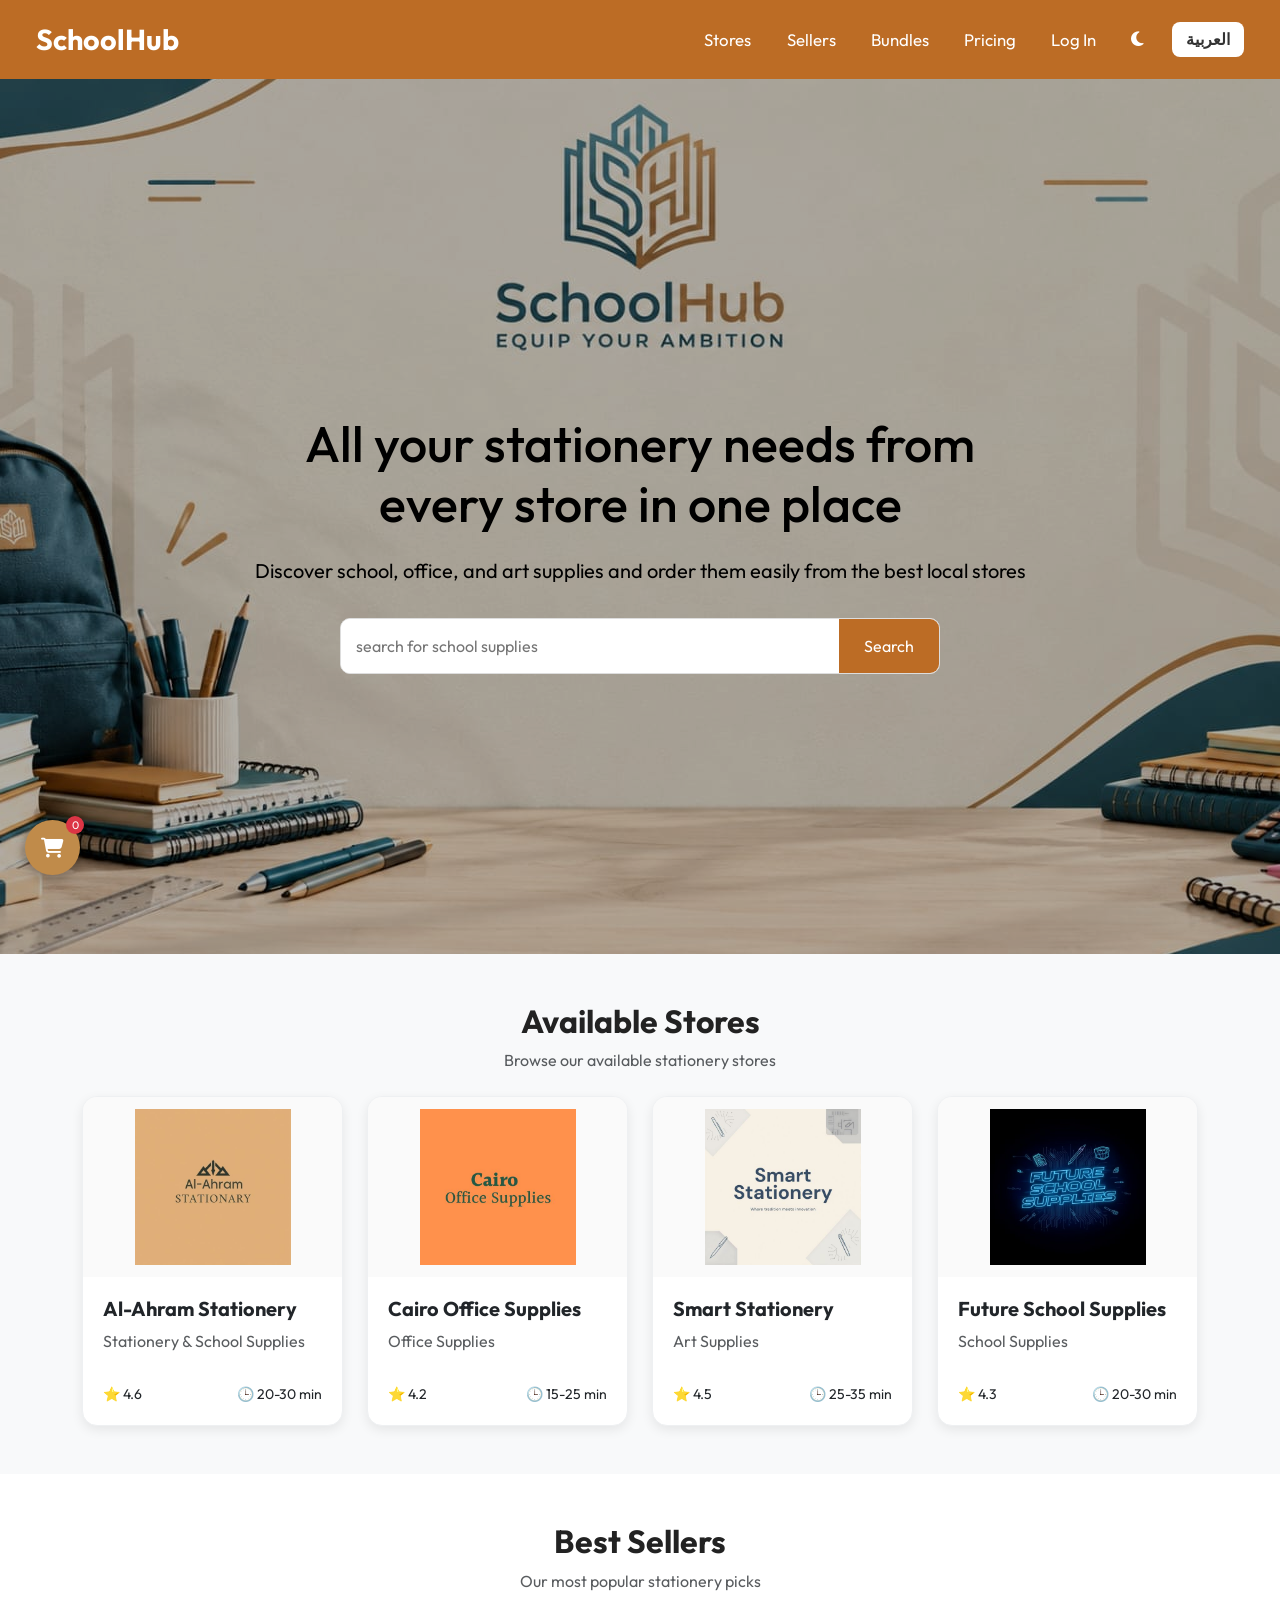
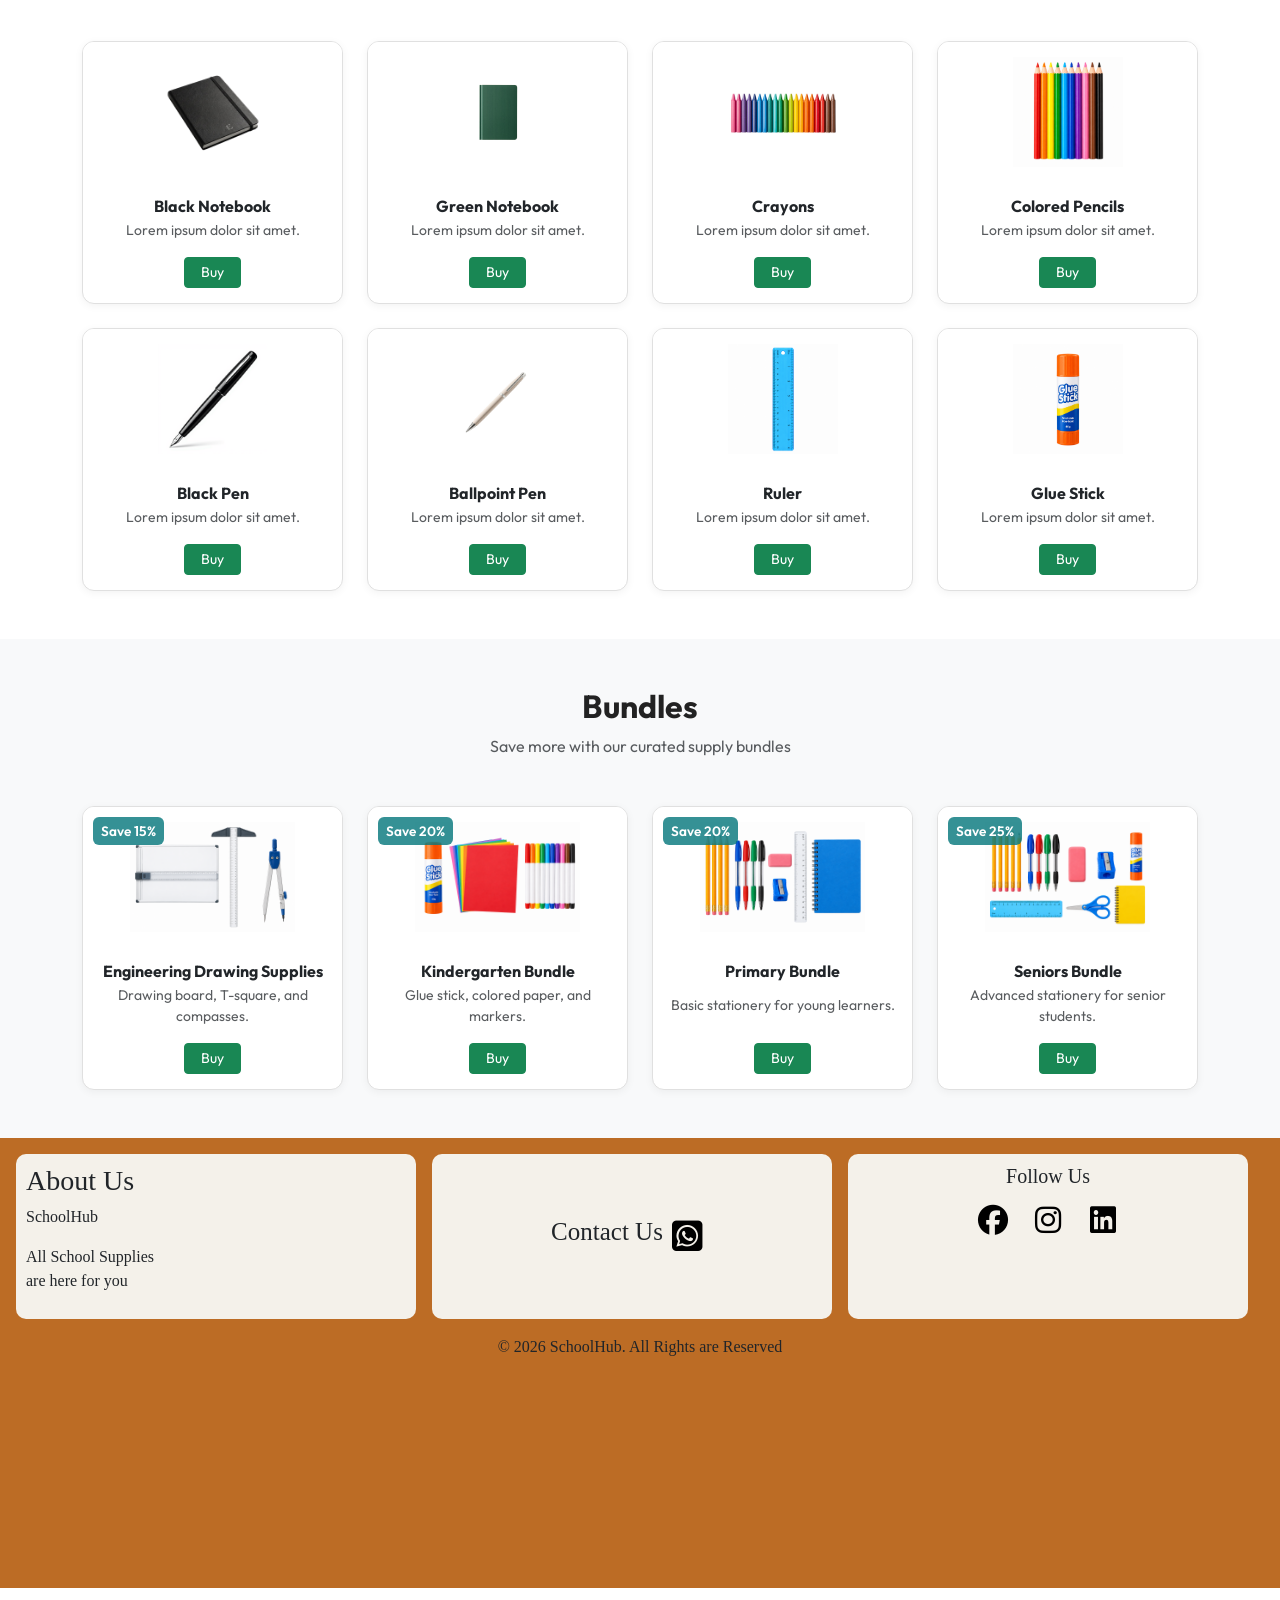
<file: index.html>
<!DOCTYPE html>
<html lang="en">
<head>
  <meta charset="UTF-8">
  <meta name="viewport" content="width=device-width, initial-scale=1.0">
  <link rel="stylesheet" href="https://cdnjs.cloudflare.com/ajax/libs/font-awesome/6.4.2/css/all.min.css" integrity="sha512-z3gLpd7yknf1YoNbCzqRKc4qyor8gaKU1qmn+CShxbuBusANI9QpRohGBreCFkKxLhei6S9CQXFEbbKuqLg0DA==" crossorigin="anonymous" referrerpolicy="no-referrer" />
  <link href="https://cdn.jsdelivr.net/npm/bootstrap@5.3.8/dist/css/bootstrap.min.css" rel="stylesheet" integrity="sha384-sRIl4kxILFvY47J16cr9ZwB07vP4J8+LH7qKQnuqkuIAvNWLzeN8tE5YBujZqJLB" crossorigin="anonymous">
  <link rel="stylesheet" href="style.css">
  <link rel="stylesheet" href="css/Al-Ahrm.css">
  <link rel="stylesheet" href="css/product.css">
  <title>SchoolHub </title>
</head>
<body data-bs-spy="scroll" data-bs-target=".navbar" data-bs-offset="80" tabindex="0" id="main">

  <!-- =====================================================
      NAVBAR SECTION
      Sticky top navigation with logo and nav links
===================================================== -->

  <!--start Navigation Bar -->
    <nav class="navbar navbar-expand-lg fixed-top">

  <div class="container-fluid">
    <a class="navbar-brand" href="#hero-section">SchoolHub</a>
    <button class="navbar-toggler" type="button" data-bs-toggle="collapse" data-bs-target="#navbarNavAltMarkup" aria-controls="navbarNavAltMarkup" aria-expanded="false" aria-label="Toggle navigation">
    <span class="navbar-toggler-icon"></span>
    </button>
    <div class=" collapse navbar-collapse" id="navbarNavAltMarkup">
      <div class="navbar-nav ms-auto">
        <a class="nav-link active" aria-current="page" href="#stores-section" data-en="Stores" data-ar="المحلات">Stores</a>
        <a class="nav-link" href="#best-sellers" data-en="Sellers" data-ar="الأكثر مبيعًا">Sellers</a>
        <a class="nav-link" href="#bundles-section" data-en="Bundles" data-ar="حزم">Bundles</a>
        <a class="nav-link" href="#pricing" data-en="Pricing" data-ar="الأسعار">Pricing</a>
        <a class="nav-link" target="_self" data-en="Log In" data-ar="تسجيل الدخول" href="form.html">Log In</a>
        <button id="themeBtn" class="nav-link" class="theme-btn"><i class="fa-solid fa-moon"></i></button>
       <button id="lang-toggle" class="theme-btn" data-en="العربية" data-ar="English">العربية</button>

        <!-- <button id="themeBtn" class="theme-btn">Dark</button>
       <button id="lang-toggle" class="theme-btn" data-en="العربية" data-ar="English">العربية</button> -->
      </div>
    

    </div>
  </div>
</nav>

<!-- End Navigation Bar -->

<!-- ===================== END NAVBAR SECTION ===================== -->


<!-- =====================================================
      HERO SECTION
      Top banner with heading, subtext, background image, and search box
===================================================== -->

 <!-- section part -->
<section class="hero-section" id="hero-section">
    <div class="hero-content">
        <h1 data-en="All your stationery needs from every store in one place" data-ar="كل احتياجاتك المكتبية من كل المحلات في مكان واحد">All your stationery needs from every store in one place</h1>
<p data-en="Discover school, office, and art supplies and order them easily from the best local stores" data-ar="اكتشف الأدوات المدرسية والمكتبية والفنية واطلبها بسهولة من أفضل المحلات">Discover school, office, and art supplies and order them easily from the best local stores</p>
        <!-- search part -->
        <div class="search-box">
          <!-- button part -->
             <button id="searchBtn" data-en="Search" data-ar="بحث">Search</button>
             <input type="text" id="searchInput" placeholder="search for school supplies" data-en-placeholder="search for school supplies" data-ar-placeholder="ابحث عن منتج او محل">
        </div>
    </div>
</section>  

<!-- ===================== END HERO SECTION ===================== -->


<!-- =====================================================
      STORES SECTION
    
===================================================== -->
<!-- Stores Section -->
<section class="stores-section py-5" id="stores-section">
    <div class="container">

        <div class="text-center mb-4">
            <h2 data-en="Available Stores" data-ar="المحلات المتاحة">Available Stores</h2>
            <p class="text-muted" data-en="Browse our available stationery stores" data-ar="تصفح المحلات المتاحة لدينا">
                Browse our available stationery stores
            </p>
        </div>

        <div class="row g-4">

            <!-- Store 1 -->
            <div class="col-md-6 col-lg-3">
                <div class="card store-card h-100">
<a href="./html/Al-Ahram.html" >
                    <img src="images/stores/alahram.jpg" class="card-img-top store-img" alt="Al-Ahram Stationery">
</a>
                    <div class="card-body">
                        <h5 class="card-title" data-en="Al-Ahram Stationery" data-ar="مكتبة الأهرام">
                            Al-Ahram Stationery
                        </h5>

                        <p class="text-muted" data-en="Stationery & School Supplies" data-ar="أدوات مكتبية ومستلزمات مدرسية">
                            Stationery & School Supplies
                        </p>

                        <div class="store-info">
                            <span>⭐ 4.6</span>
                            <span data-en="20-30 min" data-ar="20-30 دقيقة">🕒 20-30 min</span>
                        </div>
                    </div>

                </div>
            </div>

            <!-- Store 2 -->
            <div class="col-md-6 col-lg-3">
                <div class="card store-card h-100">
<a href="./html/CairoOfficeSupplies.html">
                    <img src="images/stores/cairooffice.jpg" class="card-img-top store-img" alt="Cairo Office Supplies">
</a>
                    <div class="card-body">
                        <h5 class="card-title" data-en="Cairo Office Supplies" data-ar="مستلزمات القاهرة المكتبية">
                            Cairo Office Supplies
                        </h5>

                        <p class="text-muted" data-en="Office Supplies" data-ar="أدوات مكتبية">
                            Office Supplies
                        </p>

                        <div class="store-info">
                            <span>⭐ 4.2</span>
                            <span data-en="15-25 min" data-ar="15-25 دقيقة">🕒 15-25 min</span>
                        </div>
                    </div>

                </div>
            </div>

            <!-- Store 3 -->
            <div class="col-md-6 col-lg-3">
                <div class="card store-card h-100">
<a href="./html/SmartStationery.html">
                    <img src="images/stores/smart.jpg" class="card-img-top store-img" alt="Smart Stationery">
</a>
                    <div class="card-body">
                        <h5 class="card-title" data-en="Smart Stationery" data-ar="سمارت للقرطاسية">
                            Smart Stationery
                        </h5>

                        <p class="text-muted" data-en="Art Supplies" data-ar="أدوات فنية">
                            Art Supplies
                        </p>

                        <div class="store-info">
                            <span>⭐ 4.5</span>
                            <span data-en="25-35 min" data-ar="25-35 دقيقة">🕒 25-35 min</span>
                        </div>
                    </div>

                </div>
            </div>

            <!-- Store 4 -->
            <div class="col-md-6 col-lg-3">
                <div class="card store-card h-100">
<a href="./html/FutureSchoolSupplies.html">
                    <img src="images/stores/future.jpg" class="card-img-top store-img" alt="Future School Supplies">
</a>
                    <div class="card-body">
                        <h5 class="card-title" data-en="Future School Supplies" data-ar="مستلزمات المستقبل المدرسية">
                            Future School Supplies
                        </h5>

                        <p class="text-muted" data-en="School Supplies" data-ar="مستلزمات مدرسية">
                            School Supplies
                        </p>

                        <div class="store-info">
                            <span>⭐ 4.3</span>
                            <span data-en="20-30 min" data-ar="20-30 دقيقة">🕒 20-30 min</span>
                        </div>
                    </div>

                </div>
            </div>

        </div>
    </div>
</section>
  
<!-- ===================== END STORES SECTION ===================== -->


<!-- =====================================================
      PRODUCTS SECTION
      "Best Sellers" catalog grid (notebooks, colors, pens, etc.)
      with card layout, image, title, description, and buy button
===================================================== -->
<section class="best-sellers py-5" id="best-sellers">
  <div class="container">

    <div class="text-center mb-5">
      <h2 data-en="Best Sellers" data-ar="الأكثر مبيعًا">Best Sellers</h2>
      <p class="text-muted" data-en="Our most popular stationery picks" data-ar="أكثر منتجاتنا المكتبية شيوعًا">Our most popular stationery picks</p>
    </div>

    <div class="row g-4">

      <div class="col-6 col-md-4 col-lg-3">
        <div class="card product-card h-100">
          <div class="product-img-wrapper">
            <img src="images/products/black.jpg" alt="Black Notebook">
          </div>
          <div class="card-body text-center d-flex flex-column align-items-center justify-content-between">
            <h5 class="card-title" data-en="Black Notebook" data-ar="دفتر أسود">Black Notebook</h5>
            <p class="card-text text-muted small" data-en="Lorem ipsum dolor sit amet." data-ar="لوريم إيبسوم دولار سيت أميت.">Lorem ipsum dolor sit amet.</p>
            <button class="btn btn-success btn-sm px-3" data-en="Buy" data-ar="اشتري">Buy</button>
          </div>
        </div>
      </div>

      <div class="col-6 col-md-4 col-lg-3">
        <div class="card product-card h-100">
          <div class="product-img-wrapper">
            <img src="images/products/green.jpg" alt="Green Notebook">
          </div>
          <div class="card-body text-center d-flex flex-column align-items-center justify-content-between">
            <h5 class="card-title" data-en="Green Notebook" data-ar="دفتر أخضر">Green Notebook</h5>
            <p class="card-text text-muted small" data-en="Lorem ipsum dolor sit amet." data-ar="لوريم إيبسوم دولار سيت أميت.">Lorem ipsum dolor sit amet.</p>
            <button class="btn btn-success btn-sm px-3" data-en="Buy" data-ar="اشتري">Buy</button>
          </div>
        </div>
      </div>

      <div class="col-6 col-md-4 col-lg-3">
        <div class="card product-card h-100">
          <div class="product-img-wrapper">
            <img src="images/products/crayons.jpg" alt="Crayons">
          </div>
          <div class="card-body text-center d-flex flex-column align-items-center justify-content-between">
            <h5 class="card-title" data-en="Crayons" data-ar="ألوان شمع">Crayons</h5>
            <p class="card-text text-muted small" data-en="Lorem ipsum dolor sit amet." data-ar="لوريم إيبسوم دولار سيت أميت.">Lorem ipsum dolor sit amet.</p>
            <button class="btn btn-success btn-sm px-3" data-en="Buy" data-ar="اشتري">Buy</button>
          </div>
        </div>
      </div>

      <div class="col-6 col-md-4 col-lg-3">
        <div class="card product-card h-100">
          <div class="product-img-wrapper">
            <img src="images/products/colors.png" alt="Colored Pencils">
          </div>
          <div class="card-body text-center d-flex flex-column align-items-center justify-content-between">
            <h5 class="card-title" data-en="Colored Pencils" data-ar="أقلام رصاص ملونة">Colored Pencils</h5>
            <p class="card-text text-muted small" data-en="Lorem ipsum dolor sit amet." data-ar="لوريم إيبسوم دولار سيت أميت.">Lorem ipsum dolor sit amet.</p>
            <button class="btn btn-success btn-sm px-3" data-en="Buy" data-ar="اشتري">Buy</button>
          </div>
        </div>
      </div>

      <div class="col-6 col-md-4 col-lg-3">
        <div class="card product-card h-100">
          <div class="product-img-wrapper">
            <img src="images/products/blackpen.png" alt="Black Pen">
          </div>
          <div class="card-body text-center d-flex flex-column align-items-center justify-content-between">
            <h5 class="card-title" data-en="Black Pen" data-ar="قلم أسود">Black Pen</h5>
            <p class="card-text text-muted small" data-en="Lorem ipsum dolor sit amet." data-ar="لوريم إيبسوم دولار سيت أميت.">Lorem ipsum dolor sit amet.</p>
            <button class="btn btn-success btn-sm px-3" data-en="Buy" data-ar="اشتري">Buy</button>
          </div>
        </div>
      </div>

      <div class="col-6 col-md-4 col-lg-3">
        <div class="card product-card h-100">
          <div class="product-img-wrapper">
            <img src="images/products/light.jpg" alt="Ballpoint Pen">
          </div>
          <div class="card-body text-center d-flex flex-column align-items-center justify-content-between">
            <h5 class="card-title" data-en="Ballpoint Pen" data-ar="قلم حبر جاف">Ballpoint Pen</h5>
            <p class="card-text text-muted small" data-en="Lorem ipsum dolor sit amet." data-ar="لوريم إيبسوم دولار سيت أميت.">Lorem ipsum dolor sit amet.</p>
            <button class="btn btn-success btn-sm px-3" data-en="Buy" data-ar="اشتري">Buy</button>
          </div>
        </div>
      </div>

      <div class="col-6 col-md-4 col-lg-3">
        <div class="card product-card h-100">
          <div class="product-img-wrapper">
            <img src="images/products/ruler.png" alt="Ruler">
          </div>
          <div class="card-body text-center d-flex flex-column align-items-center justify-content-between">
            <h5 class="card-title" data-en="Ruler" data-ar="مسطرة">Ruler</h5>
            <p class="card-text text-muted small" data-en="Lorem ipsum dolor sit amet." data-ar="لوريم إيبسوم دولار سيت أميت.">Lorem ipsum dolor sit amet.</p>
            <button class="btn btn-success btn-sm px-3" data-en="Buy" data-ar="اشتري">Buy</button>
          </div>
        </div>
      </div>

      <div class="col-6 col-md-4 col-lg-3">
        <div class="card product-card h-100">
          <div class="product-img-wrapper">
            <img src="images/products/gluestick.png" alt="Glue Stick">
          </div>
          <div class="card-body text-center d-flex flex-column align-items-center justify-content-between">
            <h5 class="card-title" data-en="Glue Stick" data-ar="صمغ لاصق">Glue Stick</h5>
            <p class="card-text text-muted small" data-en="Lorem ipsum dolor sit amet." data-ar="لوريم إيبسوم دولار سيت أميت.">Lorem ipsum dolor sit amet.</p>
            <button class="btn btn-success btn-sm px-3" data-en="Buy" data-ar="اشتري">Buy</button>
          </div>
        </div>
      </div>

    </div>
  </div>
</section>
<!-- ===================== END PRODUCTS SECTION ===================== -->

<!-- =====================================================
      BUNDLES SECTION
===================================================== -->
<section class="bundles py-5" id="bundles-section">
  <div class="container">

    <div class="text-center mb-5">
      <h2 data-en="Bundles" data-ar="حزم">Bundles</h2>
      <p class="text-muted" data-en="Save more with our curated supply bundles" data-ar="وفّر أكثر مع حزمنا المتكاملة">Save more with our curated supply bundles</p>
    </div>

    <div class="row g-4">

      <!-- Supplies for Engineering Drawing -->
      <div class="col-6 col-md-4 col-lg-3">
        <div class="card product-card h-100">
          <span class="bundle-badge" data-en="Save 15%" data-ar="وفّر 15%">Save 15%</span>
          <div class="product-img-wrapper">
            <img src="images/bundles/eng.png" alt="Engineering Drawing Supplies">
          </div>
          <div class="card-body text-center d-flex flex-column align-items-center justify-content-between">
            <h5 class="card-title" data-en="Engineering Drawing Supplies" data-ar="حزم أدوات الرسم الهندسي">Engineering Drawing Supplies</h5>
            <p class="card-text text-muted small" data-en="Drawing board, T-square, and compasses." data-ar="لوحة رسم ومثلث ومسطرة دوائر.">Drawing board, T-square, and compasses.</p>
            <button class="btn btn-success btn-sm px-3" data-en="Buy" data-ar="اشتري">Buy</button>
          </div>
        </div>
      </div>

      <!-- Kindergarten Bundle -->
      <div class="col-6 col-md-4 col-lg-3">
        <div class="card product-card h-100">
          <span class="bundle-badge" data-en="Save 20%" data-ar="وفّر 20%">Save 20%</span>
          <div class="product-img-wrapper">
            <img src="images/bundles/kg.png" alt="Kindergarten Bundle">
          </div>
          <div class="card-body text-center d-flex flex-column align-items-center justify-content-between">
            <h5 class="card-title" data-en="Kindergarten Bundle" data-ar="حزم الروضة">Kindergarten Bundle</h5>
            <p class="card-text text-muted small" data-en="Glue stick, colored paper, and markers." data-ar="صمغ وورق ملون وأقلام تلوين.">Glue stick, colored paper, and markers.</p>
            <button class="btn btn-success btn-sm px-3" data-en="Buy" data-ar="اشتري">Buy</button>
          </div>
        </div>
      </div>


      <!-- Primary Bundle -->
      <div class="col-6 col-md-4 col-lg-3">
        <div class="card product-card h-100">
          <span class="bundle-badge" data-en="Save 20%" data-ar="وفّر 20%">Save 20%</span>
          <div class="product-img-wrapper">
            <img src="images/bundles/primary.png" alt="Primary Bundle">
          </div>
          <div class="card-body text-center d-flex flex-column align-items-center justify-content-between">
            <h5 class="card-title" data-en="Primary Bundle" data-ar="حزم المرحلة الابتدائية">Primary Bundle</h5>
            <p class="card-text text-muted small" data-en="Basic stationery for young learners." data-ar="أدوات مكتبية أساسية للطلاب الصغار.">Basic stationery for young learners.</p>
            <button class="btn btn-success btn-sm px-3" data-en="Buy" data-ar="اشتري">Buy</button>
          </div>
        </div>
      </div>

      <!-- Seniors Bundle -->
      <div class="col-6 col-md-4 col-lg-3">
        <div class="card product-card h-100">
          <span class="bundle-badge" data-en="Save 25%" data-ar="وفّر 25%">Save 25%</span>
          <div class="product-img-wrapper">
            <img src="images/bundles/seniors.png" alt="Seniors Bundle">
          </div>
          <div class="card-body text-center d-flex flex-column align-items-center justify-content-between">
            <h5 class="card-title" data-en="Seniors Bundle" data-ar="حزم المرحلة الثانوية">Seniors Bundle</h5>
            <p class="card-text text-muted small" data-en="Advanced stationery for senior students." data-ar="أدوات مكتبية متقدمة للطلاب الكبار.">Advanced stationery for senior students.</p>
            <button class="btn btn-success btn-sm px-3" data-en="Buy" data-ar="اشتري">Buy</button>
          </div>
        </div>
      </div>

    </div>
  </div>
</section>
<!-- ===================== END BUNDLES SECTION ===================== -->



<!-- =====================================================
      FOOTER SECTION
      Copyright notice at bottom of page
===================================================== -->

<!-- footer HTML -->
    <footer class = "footer">
        <div class = "All">
            
            <div class = "About">
                <h3 data-en="About Us" data-ar="من نحن">About Us</h3>
                <figure>
                    <figcaption>SchoolHub</figcaption>
                </figure>
                <p data-en="All School Supplies are here for you" data-ar="كل احتياجاتك المدرسية موجودة هنا">All School Supplies <br> are here for you </p>
            </div>
            
            <div class = "Contact" >
                <h3 data-en="Contact Us" data-ar="تواصل معنا">Contact Us</h3>
               
                <a href = "https://wa.me/+01270389990" ><i class="fa-brands fa-square-whatsapp"></i></a>                
            </div>

            <div class = "Follow">
                <h3 data-en="Follow Us" data-ar="تابعنا">Follow Us</h3>
                <div class="Follow-icons">
                <a href = "www.facebook.com"  target="_blank"><i class="fa-brands fa-facebook"></i> </a>
                
                <a href = "www.instagram.com" target="_blank"><i class="fa-brands fa-instagram"></i></a>
                
                <a href = "www.linkedin.com"  target="_blank"><i class="fa-brands fa-linkedin"></i> </a>

            </div>
        
        </div>
        <br>

        <div class = "Rights">
                <p data-en="© 2026 SchoolHub. All Rights are Reserved" data-ar="© 2026 سكول هاب. جميع الحقوق محفوظة"> &copy; 2026 SchoolHub. All Rights are Reserved </p>
            </div>
    
    </footer>
<!-- ===================== END FOOTER SECTION ===================== -->
<script src="JS/API.js"></script>
<button id="returnTop">↑ Return to Top</button>
<script src="https://cdn.jsdelivr.net/npm/bootstrap@5.3.8/dist/js/bootstrap.bundle.min.js"></script>
<script src="JS/theme.js"></script>
<script src="JS/lang-toggle.js"></script>
<script src="JS/return-top.js"></script>
<script src="JS/search.js"></script>
</body>
</html>
</file>
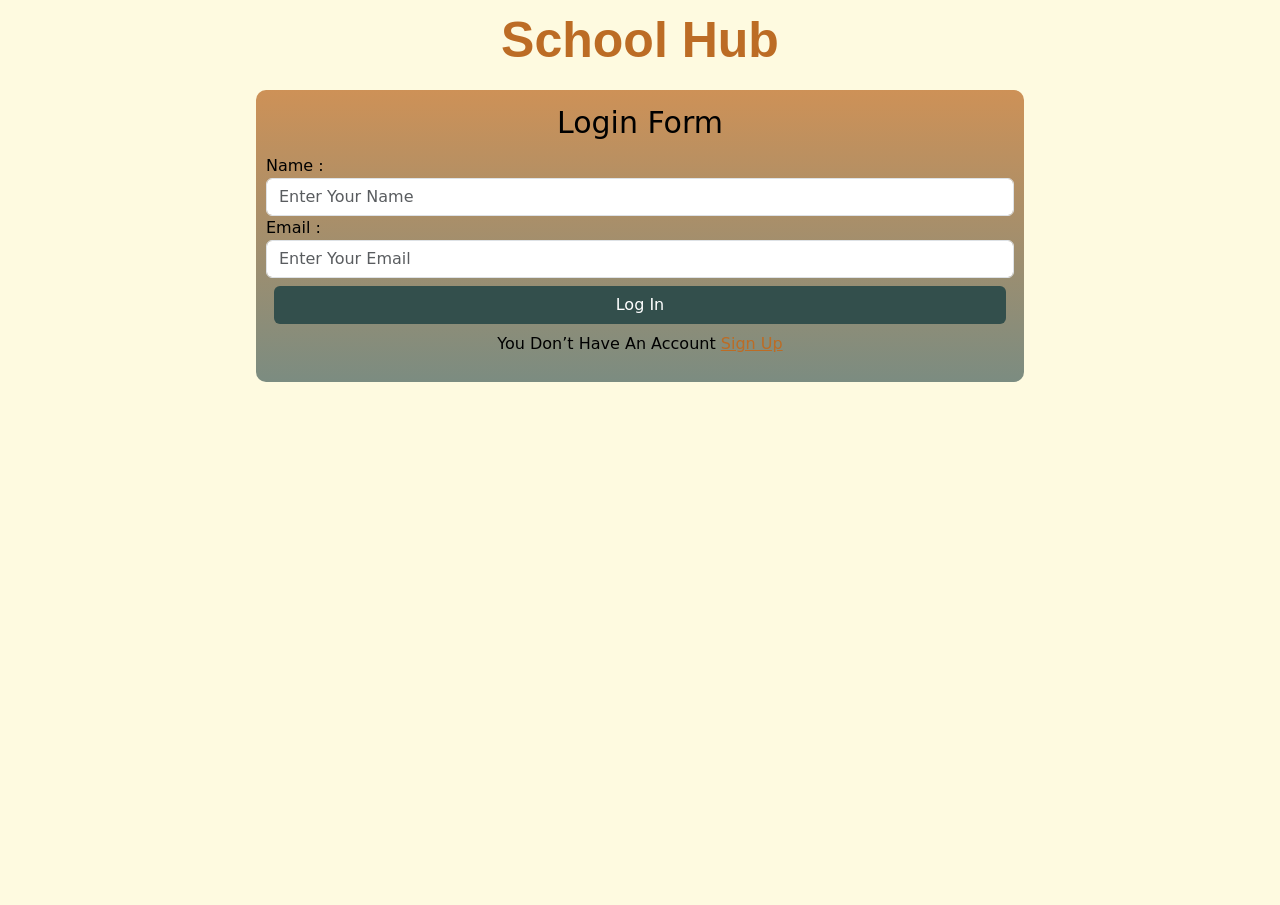
<file: form.html>
<!DOCTYPE html>
<html lang="en">
<head>
    <meta charset="UTF-8">
    <meta name="viewport" content="width=device-width, initial-scale=1.0">
    <link rel="stylesheet" href="https://cdnjs.cloudflare.com/ajax/libs/font-awesome/6.4.2/css/all.min.css" integrity="sha512-z3gLpd7yknf1YoNbCzqRKc4qyor8gaKU1qmn+CShxbuBusANI9QpRohGBreCFkKxLhei6S9CQXFEbbKuqLg0DA==" crossorigin="anonymous" referrerpolicy="no-referrer" />
  <link href="https://cdn.jsdelivr.net/npm/bootstrap@5.3.8/dist/css/bootstrap.min.css" rel="stylesheet" integrity="sha384-sRIl4kxILFvY47J16cr9ZwB07vP4J8+LH7qKQnuqkuIAvNWLzeN8tE5YBujZqJLB" crossorigin="anonymous">
  <!-- <link rel="stylesheet" href="style.css"> -->
  <link rel="stylesheet" href="form.css">
    <title>School Hub</title>
</head>
<body>
   <h1>school hub</h1>
    <div class="container-form">
        <div class="form-group">
       <h3 class="log-form text-center" data-en="Login form " data-ar="نموذج تسجيل الدخول">Login form</h3> 
 <label data-en="Name :" data-ar="الاسم :">Name :</label>
 <input   required id="name" placeholder="Enter your name" type="text" class="form-control" data-en-placeholder="Enter your name" data-ar-placeholder="أدخل اسمك">
  
  <span class="sp" data-en="Invalid inputs" data-ar="بيانات غير صحيحة">Invalid inputs</span>
      
  <div>
 <label data-en="Email :" data-ar="البريد الإلكتروني :">Email :</label>
 <input required id="email" placeholder="Enter your email" class="form-control" type="email" data-en-placeholder="Enter your email" data-ar-placeholder="أدخل بريدك الإلكتروني">
  </div>
  <span class="sp" data-en="Invalid inputs" data-ar="بيانات غير صحيحة">Invalid inputs</span>
  <div class="pbtn">
  <button class="btn " id="button" type="button" data-en="Confirm" data-ar="تأكيد">Log In</button>
  </div>
   <p class="text-center">you don’t have an account <a id="register" href="">sign up</a></p>
   </div>
    </div>
    <script src="https://cdn.jsdelivr.net/npm/bootstrap@5.3.8/dist/js/bootstrap.bundle.min.js"></script>
<script src="index.js"></script>
<script src="JS/lang-toggle.js"></script>
<script src="JS/return-top.js"></script>
</body>
</html>
</file>
<file: style.css>
/* =========================================================
   NAVBAR SECTION
   Sticky top navigation bar with brand logo and nav links.
========================================================= */
/* start styles for the navigation bar */
@import url('https://fonts.googleapis.com/css2?family=Outfit:wght@100..900&display=swap');body {
    font-family: 'Outfit', sans-serif;
}
body {
    font-family: 'Outfit', sans-serif;
    padding-top: 76px; 

}
.navbar {
    background-color: #BC6C25;
    padding: 0.8rem 1.5rem;
    transition: background-color 0.3s ease;
    border-radius: 5px solid black;
}
.navbar-nav {
    align-items: center;
}
.navbar-brand {
    font-size: 1.8rem;
    font-weight: 700;
    color: #fff;
    text-decoration: none;
    transition: color 0.3s ease ,transform 0.3s ease;
}
.navbar-brand :hover {
    color:#08797dd0;
    transform: scale(1.05);
}
.navbar-nav .nav-link {
    color: #fff;
    font-size: 1.05rem;
    margin: 0 0.6rem;
    position: relative;
    display: inline-flex;
    align-items: center;
    transition: color 0.3s ease, transform 0.3s ease;
}
.navbar-nav .nav-link::after {
    content: '';
    position: absolute;
    left: 0;
    bottom: -4px;
    width: 0%;
    height: 2px;
    background-color:#08797dd0;
    transition: width 0.3s ease;
}
.navbar-nav .nav-link:hover {
    color: #08797dd0;
}
.navbar-nav .nav-link:hover::after {
    width: 100%;
}
.navbar-nav .nav-link.disabled {
    opacity: 0.5;
}
/* end styles for the navigation bar */
/* start styles for the navigation bar لما اوصل للسكشن يغير لون*/
.navbar-nav .nav-link:hover,
.navbar-nav .nav-link.active {
    color: #08797dd0;
}
.navbar-nav .nav-link:hover::after,
.navbar-nav .nav-link.active::after {
    width: 100%;
}
/* end styles for the navigation bar لما اوصل للسكشن يغير لون*/
@media (max-width: 991.98px) {
    .navbar-collapse {
        background-color: #C08C5D;
        padding: 1rem 0;
        margin-top: 0.5rem;
        border-radius: 8px;
    }
    .navbar-nav .nav-link {
        padding: 0.5rem 1rem;
        display:inline-block ;
        width: 40%;
    }
}

/* ===================== END NAVBAR SECTION ===================== */


/* =========================================================
   HERO SECTION
   Top banner with heading, subtext, background image, and search box.
========================================================= */

.hero-section {
    position: relative;
    background-image: url('images/hero/newbg.jpeg');
    background-size: cover;
    background-position: center 76px;
    background-repeat: no-repeat;
    background-attachment: fixed; 
    height: 100vh;
    min-height: 500px;
    display: flex;
    flex-direction: column;
    align-items: center;
    justify-content: center;
    text-align: center;
}

.hero-section::before {
  content: "";
  position: absolute;
  top: 0;
  left: 0;
  bottom: 0;
  width: 100%;
  height: 100%;
  background: rgba(0, 0, 0, 0.3);
  z-index: 1;

}
.hero-section .hero-content {
  position: relative;
  z-index: 2;
}
/* محتوى الـ Hero */
.hero-content {
    max-width: 800px;
    width: 100%;
    margin-top: 100px;
}

/* heading part */
.hero-content h1 {
    font-size: 50px;
    color: #000;
    margin-bottom: 20px;
    line-height: 1.2;
}
/* pargraph part */
.hero-content p {
    font-size: 20px;
    color: #000;
    margin-bottom: 30px;
    line-height: 1.7;
}
/* search part*/
.search-box {
    display: flex;
    direction: ltr;
    max-width: 600px;
    width: 100%;
    margin: 0 auto 20px;
    background: white;
    border-radius: 10px;
    overflow: hidden;
    border: 1px solid #ddd;
}
.search-box input {
    flex: 1;
    border: none;
    outline: none;
    padding: 15px;
    font-size: 16px;
    text-align: left;
}
.search-box button {    
    border: none;
    padding: 0 25px;
    cursor: pointer;
    font-size: 16px;
    background-color:  #BC6C25;
    color: white;
   
}
.search-box button {
    order: 2;
}
.search-box input {
    order: 1;
}
.order-btn {
    padding: 150px 25px;
    border: none;
    border-radius: 5px;
    cursor: pointer;
    font-size: 20px;
    background-color: #490c0c;
    color: green;
}
/* التصميم المتجاوب (Responsive) */
@media (max-width: 768px) {
    .hero-content h1 {
        font-size: 32px;
    }
    .hero-content p {
        font-size: 16px;
    }
    .search-box {
        flex-direction: column;
    }
    .search-box button {
        padding: 15px;
    }
    body.rtl-mode .search-box button {
        order: 2 !important;
    }
    body.rtl-mode .search-box input {
        order: 1 !important;
    }
}

/* ===================== END HERO SECTION ===================== */


/* =========================================================
   STORES SECTION
   Grid of store cards (logo, name, rating, delivery time).
========================================================= */
/* Stores Section */
.stores-section {
    background-color: #f8f9fa;
}

.stores-section h2 {
    font-weight: bold;
    color: #222;
}

.store-card {
    border: 1px solid #eef0f2;
    border-radius: 15px;
    overflow: hidden;
    cursor: pointer;
    transition: 0.3s;
    box-shadow: 0 4px 12px rgba(0, 0, 0, 0.08);
}

.store-card:hover {
    transform: translateY(-5px);
    box-shadow: 0 8px 20px rgba(0, 0, 0, 0.15);
}

.store-img {
    width: 100%;
    height: 180px;
    object-fit: contain;
    background-color: #fafafa;
    padding: 12px;
}

.store-card .card-body {
    padding: 20px;
    display: flex;
    flex-direction: column;
    justify-content: space-between;
}

.store-card .card-title {
    font-weight: bold;
    margin-bottom: 8px;
    white-space: nowrap;
    overflow: hidden;
    text-overflow: ellipsis;
}

.store-info {
    display: flex;
    justify-content: space-between;
    align-items: center;
    font-size: 14px;
    margin-top: 15px;
    white-space: nowrap;
}

/* ===================== END STORES SECTION ===================== */


/* =========================================================
   PRODUCTS SECTION
   "Best Sellers" catalog grid — notebooks, colors, pencils —
   with card layout, image, title, description, and buy button.
========================================================= */

.best-sellers {
    background-color: #ffffff;
}

.best-sellers h2 {
    font-weight: bold;
    color: #222;
}

.product-card {
    border: 1px solid #e0e0e0;
    border-radius: 12px;
    overflow: hidden;
    box-shadow: 0 2px 8px rgba(0,0,0,0.05);
    transition: transform 0.2s ease, box-shadow 0.2s ease;
}
.product-card:hover {
    transform: translateY(-3px);
    box-shadow: 0 6px 16px rgba(0,0,0,0.1);
}
.product-img-wrapper {
    height: 140px;
    width: 100%;
    display: flex;
    align-items: center;
    justify-content: center;
    padding: 15px;
    background-color: #ffffff;
}
.product-img-wrapper img {
    max-height: 100%;
    max-width: 100%;
    object-fit: contain;
}
.product-card .card-body {
    padding: 15px;
}
.product-card .card-title {
    font-weight: bold;
    font-size: 1rem;
    margin-bottom: 4px;
}

/* ===================== END PRODUCTS SECTION ===================== */

/* =========================================================
   BUNDLES SECTION
========================================================= */
.bundles {
    background-color: #f8f9fa; 
    padding: 3rem 0; 
}

.bundles h2 {
    font-weight: bold;
    color: #222;
}

.bundle-badge {
    position: absolute;
    top: 10px;
    left: 10px;
    background-color: #08797dd0;
    color: #fff;
    font-size: 0.85rem;
    font-weight: 600;
    padding: 4px 8px;
    border-radius: 6px;
}

.product-card {
    border: 1px solid #e0e0e0;
    border-radius: 12px;
    overflow: hidden;
    box-shadow: 0 2px 8px rgba(0,0,0,0.05);
    transition: transform 0.2s ease, box-shadow 0.2s ease;
}

.product-card:hover {
    transform: translateY(-3px);
    box-shadow: 0 6px 16px rgba(0,0,0,0.1);
}

.product-img-wrapper {
    height: 140px;
    width: 100%;
    display: flex;
    align-items: center;
    justify-content: center;
    padding: 15px;
    background-color: #ffffff;
}

.product-img-wrapper img {
    max-height: 100%;
    max-width: 100%;
    object-fit: contain;
}

.product-card .card-body {
    padding: 15px;
}

.product-card .card-title {
    font-weight: bold;
    font-size: 1rem;
    margin-bottom: 4px;
}

/* ===================== END BUNDLES SECTION ===================== */


/* =========================================================
   FOOTER SECTION
   Copyright notice at bottom of page.
========================================================= */

/*footer css*/

.footer {
    min-height: 50vh;
    min-width: 100%;
    /* width: max-content; */
    background-color: #BC6C25;
    display: flex;
    align-items:center; 
    flex-direction: column;
    justify-content: space-between;
    padding: 16px;
    box-sizing: border-box;
    font-family: Poppins;
    
    
}
.All {
    display: flex;
    flex-wrap: wrap;
    justify-content: space-around;
    gap:16px;
    width: 100%;
    height: 100%;
}

.About {
    background-color: rgb(244 241 234);
    border-radius: 10px;
    padding: 10px;
    width: 100%;
    flex:1 1 250px;
    box-sizing: border-box;
}

.Contact {
    background-color: rgb(244 241 234);
    border-radius: 10px;
    padding: 10px;
    width: 100%;
       display: flex;
    flex-direction: row;
    align-items: center;
    justify-content: center;
    text-decoration: none !important;
     flex:1 1 250px;
    box-sizing: border-box;

}
.Contact h3{
    text-align: center;
    font-size: 25px;
    margin-bottom: 10px;
}
.Contact a{
  text-decoration: none !important; 
    color: #000;
    display: flex;
    flex-direction: column;
    align-items: center;
    justify-content: center;
    width: 50px;
    height: 50px;
    border-radius: 50%;
    transition: background-color 0.3s ease, color 0.3s ease;
     
}
.Contact a i{
    font-size: 35px;
transition:  color 0.3s ease;    
}
.Contact a:hover {
    background-color: #25D366;
    color: #fff;
}

.Follow{
    width: 100%;
    text-decoration: none !important;
    background-color: #f4f1ea;
    border-radius: 10px;
    padding: 10px;
    display: flex;
   
    flex-direction: column;
    align-items: center;
    flex-direction: column;
     flex:1 1 250px;
    box-sizing: border-box;
}
.Follow h3{
    text-align: center;
    font-size: 20px;
    margin-bottom: 10px;
}
.Follow>a{
    text-decoration: none !important;
    text-decoration: none; 
    color: #000;
    display: flex;
    flex-direction: column;
    display: inline-flex;
    align-items: center;
    justify-content: center;
    width: 50px;
    height: 50px;
    border-radius: 50%;
    transition: background-color 0.3s ease, color 0.3s ease ,transform 0.3s ease;

}

.Follow a i{
    text-decoration: none; 
    color: #000;
    font-size: 30px;
    align-items: center;
    justify-content: center;
    border-radius: 10px;
    display: flex;
    flex-direction: column;
    
    transition: background-color 0.3s ease, color 0.3s ease
}
.Follow-icons {
    display: flex;
    flex-direction: row;
    align-items: center;
    justify-content: center;
    gap: 10px;
}
.Follow a:hover {
    transform: scale(1.15);
}
.Follow a{
    text-decoration: none !important;

 color: #000;
    display: inline-flex;
    align-items: center;
    justify-content: center;
    width: 45px;
    height: 45px;
    border-radius: 50%;
    transition: background-color 0.3s ease, color 0.3s ease, transform 0.3s ease;

}

.Follow a:nth-child(1):hover { background-color: #1877F2; } /* فيسبوك */
.Follow a:nth-child(1):hover i { color: #fff; }

.Follow a:nth-child(2):hover { background-color: #E1306C; } /* انستجرام */
.Follow a:nth-child(2):hover i { color: #fff; }

.Follow a:nth-child(3):hover { background-color: #0077B5; } /* لينكدإن */
.Follow a:nth-child(3):hover i { color: #fff; }

.Rights {
    
    text-align: center;
    width: 100%;
    box-sizing: border-box;

}
/* ===================== END FOOTER SECTION ===================== */

/* =========================================================
   RETURN TO TOP BUTTON
========================================================= */

#returnTop {
    position: fixed;
    bottom: 20px;
    right: 20px;

    background-color: #08797dd0;
    color: white;

    border: none;
    border-radius: 50px;

    padding: 12px 18px;
    font-size: 14px;

    cursor: pointer;
    display: none;

    transition: 0.3s;
}

#returnTop:hover {
    background-color: #045356d0;
}

/* ===================== END RETURN TO TOP BUTTON ===================== */

/* =========================================================
   RTL / ARABIC MODE OVERRIDES
========================================================= */

/* ---- GLOBAL ---- */
body.rtl-mode {
    text-align: right;
}

/* ---- NAVBAR SECTION ---- */
body.rtl-mode .navbar-brand {
    margin-left: 40px;
}
body.rtl-mode .navbar-nav.ms-auto {
    margin-left: 0 !important;
    margin-right: auto !important;
}
body.rtl-mode #lang-toggle {
    margin-right: 1rem !important;
    margin-left: 0 !important;
}

/* ---- HERO SECTION ---- */
body.rtl-mode .hero-section {
    direction: rtl;
}
body:not(.rtl-mode) .hero-section {
    direction: ltr;
}
body.rtl-mode .search-box button {
    order: 1;
}
body.rtl-mode .search-box input {
    order: 2;
}
body.rtl-mode .search-box input {
    text-align: right;
}

/* ---- STORES SECTION ---- */
body.rtl-mode .store-info {
    flex-direction: row-reverse;
}
body.rtl-mode .store-card .card-body {
    text-align: right;
}

/* ---- PRODUCTS SECTION ---- */
body.rtl-mode .product-card .card-body {
    text-align: center; /* card content stays centered either way */
}

/* ---- FORM SECTION ---- */
body.rtl-mode .container-form {
    direction: rtl;
    text-align: right;
}
body.rtl-mode .form-group input {
    text-align: right;
}

/* ---- FOOTER SECTION ---- */
body.rtl-mode .All {
    flex-direction: row-reverse;
}
body.rtl-mode .Follow {
    text-align: right;
}

/* ===================== END RTL OVERRIDES ===================== */

/* ================= DARK / LIGHT MODE ================= */

.theme-btn {
    border: none;
    border-radius: 8px;
    padding: 8px 14px;
    margin-left: 10px;
    cursor: pointer;
    background-color: white;
    color: #333;
    font-weight: 600;
    transition: 0.3s;
    line-height: 1.2;
}

.theme-btn:hover {
    transform: scale(1.05);
}

/* Dark Mode */

body.dark-mode {
    background-color: #222;
    color: white;
}

/* Navbar */

body.dark-mode .navbar {
    background-color: #222;
}

/* Hero */

body.dark-mode .hero-section {
    background-color: #222;
}

body.dark-mode .hero-content h1,
body.dark-mode .hero-content p {
    color: white;
}

/* Stores */

body.dark-mode .stores-section {
    background-color: #222;
}

body.dark-mode .stores-section h2 {
    color: white;
}

body.dark-mode .store-card {
    background-color: #333;
    color: white;
}

body.dark-mode .store-card .card-title {
    color: white;
}

/* Products */

body.dark-mode .best-sellers {
    background-color: #222;
}

body.dark-mode .best-sellers h2 {
    color: white;
}

body.dark-mode .product-card {
    background-color: #333;
    color: white;
}

body.dark-mode .product-card .card-title {
    color: white;
}

/* Form */

body.dark-mode .container-form {
    background-color: #333;
}

/* Footer */

body.dark-mode .footer {
    background-color: #222;
}

body.dark-mode .About,
body.dark-mode .Contact,
body.dark-mode .Follow {
    background-color: #333;
    color: white;
}
/* الزرار العائم */
.floating-cart {
  position: fixed;
  bottom: 25px;
  right: 25px;
  width: 55px;
  height: 55px;
  background: #198754;
  color: white;
  border-radius: 50%;
  display: flex;
  align-items: center;
  justify-content: center;
  font-size: 20px;
  box-shadow: 0 4px 12px rgba(0,0,0,0.25);
  z-index: 1000;
  text-decoration: none;
  transition: transform 0.2s;
}

.floating-cart:hover {
  transform: scale(1.1);
  color: white;
}

.cart-badge {
  position: absolute;
  top: -4px;
  right: -4px;
  background: #dc3545;
  color: white;
  font-size: 11px;
  min-width: 18px;
  height: 18px;
  border-radius: 50%;
  display: flex;
  align-items: center;
  justify-content: center;
  padding: 2px;
}

/* رسالة التأكيد */
.buy-toast {
  position: fixed;
  bottom: 95px;
  left: 50%;
  transform: translateX(-50%) translateY(20px);
  background: #198754;
  color: white;
  padding: 10px 20px;
  border-radius: 8px;
  opacity: 0;
  transition: all 0.3s ease;
  z-index: 1001;
  white-space: nowrap;
}

.buy-toast.show {
  opacity: 1;
  transform: translateX(-50%) translateY(0);
}
</file>
<file: css/Al-Ahrm.css>
:root {
    --primary-blue: #2C5F6F;   /* الأزرق البترولي من اللوجو */
    --accent-gold: #C08B4A;    /* الدهبي/البرونزي */
    --bg-light: #F5F1E8;       /* البيج الفاتح للخلفية */
    --text-dark: #1E3A42;      /* أزرق غامق جداً للنصوص */
    --primary-teal: #1F4B54;   /* الأزرق البترولي الغامق - شنطة، دفاتر */
    --accent-copper: #B8763E;  /* النحاسي/البرونزي - أقلام، مقلمة */
    --bg-cream: #EDE4D3;       /* الكريمي/البيج - خلفية الصورة */
    --text-dark2: #16262B;      /* غامق جداً للنصوص */
    --strap-tan: #A67C52;
}
html{
    scroll-behavior: smooth;
}
body {
   padding-top: 54px !important;
   padding-bottom: 20px;
   margin: 0;
}
/* start navigation styles icons */
.logo {
    font-size: 1.8rem;
    font-weight: 700;
    color: #fff;
    text-decoration: none;
    transition: color 0.3s ease ,transform 0.3s ease;
}
.top-nav {
    position: fixed;
    top: 0;
    left: 0;
    width: 100%;
    z-index: 1000;
/* font-size: 40px; */
 /* background-color: rgba(248, 190, 29, 0.699); */
 display: flex;
 justify-content: space-between;
 align-items: center;
 padding: 10px 25px;
 background-color: #E77B49;
 box-shadow: 0 2px 8px rgba(0, 0, 0, 0.1);
}
.top-icons {
    display: flex;           /* بدل grid */
    gap: 15px;
    align-items: center;
    justify-content: flex-end;
   padding-right: 25px;
}
.top-icons a {
    display: flex;
    justify-content: center;
    align-items: center;
    width: 42px;
    height: 42px;
    border-radius: 50%;
    background-color: var(--primary-blue);
    color: #fff;
    text-decoration: none;
    transition: transform 0.2s;
}

.top-icons a:hover {
    transform: scale(1.2);
    color: #08797dd0;
}

/* end navigation styles icons */
/* start logo styles */

.logo{
     font-size: 1.8rem;
    font-weight: 700;
    color: #fff;
    text-decoration: none;
    transition: color 0.3s ease ,transform 0.3s ease;
    
}
.logo:hover {
    color:#08797dd0;
    transform: scale(1.05);
}

/* start home section styles */
#Home {
    background-image: url('../images/Al-Ahram-images/backGround.png');
    background-size: cover;
    height: 100vh;
    display: flex;
    /* padding: 50px 20px; */
    text-align: center;
    background-position: right center;
    background-repeat: no-repeat;
    background-attachment: fixed;
}
#Home h2 {
    font-size: 3rem;
    color: var(--text-dark);
    margin-bottom: 1rem;
}

.content {
    /* background-color: rgba(255, 255, 255, 0.8); */
    /* padding-top: 20px; */
    border-radius: 10px;
    /* max-width: 600px; */
    margin-top: auto;
align-items: center;
justify-content: center;
padding: 0.7rem;
margin-bottom:  7rem;  ;
margin-left: auto;
margin-right: auto;
    font-size: 1.2rem;
}
/* end home section styles */
/* start section 1 styles */
/* الكارت نفسه */
.content-section1 {
    position: relative; /* عشان نقدر نحط الأيقونة فوق الصورة بالظبط */
    width: 250px;
    border: 1px solid #eee;
    border-radius: 12px;
    overflow: hidden;
    box-shadow: 0 2px 8px rgba(0,0,0,0.08);
    transition: transform 0.25s ease, box-shadow 0.25s ease;
    text-align: center;
    padding-bottom: 15px;
    padding-top: 20px;
    font-family: sans-serif;
    height: 65vh;
    justify-content: center;
    margin:  auto 0;
    padding-left: 10px;
    padding-right: 10px;
}

/* تأثير هوفر على الكارت كله */
.content-section1:hover {
    transform: translateY(-6px);
    box-shadow: 0 8px 20px rgba(0,0,0,0.15);
}

/* الصورة */
.content-section1 img {
    width: 100%;
    height: 200px;
    object-fit: cover;
    display: block;
}

/* الأيقونة فوق الصورة */
.content-section1 a {
    position: absolute;
    top: 12px;
    right: 12px;
    background: white;
    width: 36px;
    height: 36px;
    border-radius: 50%;
    display: flex;
    align-items: center;
    justify-content: center;
    box-shadow: 0 2px 6px rgba(0,0,0,0.2);
    color: #999; /* اللون الافتراضي */
    text-decoration: none;
    transition: color 0.2s ease, transform 0.2s ease;
}

.content-section1 a:hover {
    transform: scale(1.1);
}

/* لما نضيف كلاس active عن طريق الـ JS */
.content-section1 a.active {
    color: #e63946; /* أحمر مثلاً */
}

/* اسم المنتج */
.content-section1 h2 {
    font-size: 18px;
    margin: 12px 0 4px;
}

/* السعر */
.content-section1 p {
    color: #555;
    font-weight: bold;
    margin: 0 0 6px;
}

/* التقييم */
.content-section1 .rating {
    font-size: 14px;
    color: #888;
    margin-bottom: 10px;
}

/* الزرار */
.content-section1 .buy-now {
    background-color: #2a2a72;
    color: white;
    border: none;
    padding: 10px 24px;
    border-radius: 8px;
    font-size: 15px;
    cursor: pointer;
    transition: background-color 0.2s ease, transform 0.15s ease;
}

.content-section1 .buy-now:hover {
    background-color: #1c1c50;
}

.content-section1 .buy-now:active {
    transform: scale(0.96);
}
/* end section 1 styles */
/* start section 2 styles */
/* الكارت نفسه */
.content-section2 {
    position: relative; /* عشان نقدر نحط الأيقونة فوق الصورة بالظبط */
    width: 250px;
    border: 1px solid #eee;
    border-radius: 12px;
    overflow: hidden;
    box-shadow: 0 2px 8px rgba(0,0,0,0.08);
    transition: transform 0.25s ease, box-shadow 0.25s ease;
    text-align: center;
    padding-bottom: 15px;
    padding-top: 20px;
    font-family: sans-serif;
    height: 65vh;
    justify-content: center;
    margin:  auto 0;
    padding-left: 10px;
    padding-right: 10px;
}

/* تأثير هوفر على الكارت كله */
.content-section2:hover {
    transform: translateY(-6px);
    box-shadow: 0 8px 20px rgba(0,0,0,0.15);
}

/* الصورة */
.content-section2 img {
    width: 100%;
    height: 200px;
    object-fit: cover;
    display: block;
}

/* الأيقونة فوق الصورة */
.content-section2 a {
    position: absolute;
    top: 12px;
    right: 12px;
    background: white;
    width: 36px;
    height: 36px;
    border-radius: 50%;
    display: flex;
    align-items: center;
    justify-content: center;
    box-shadow: 0 2px 6px rgba(0,0,0,0.2);
    color: #999; /* اللون الافتراضي */
    text-decoration: none;
    transition: color 0.2s ease, transform 0.2s ease;
}

.content-section2 a:hover {
    transform: scale(1.1);
}

/* لما نضيف كلاس active عن طريق الـ JS */
.content-section2 a.active {
    color: #e63946; /* أحمر مثلاً */
}

/* اسم المنتج */
.content-section2 h2 {
    font-size: 18px;
    margin: 12px 0 4px;
}

/* السعر */
.content-section2 p {
    color: #555;
    font-weight: bold;
    margin: 0 0 6px;
}

/* التقييم */
.content-section2 .rating {
    font-size: 14px;
    color: #888;
    margin-bottom: 10px;
}

/* الزرار */
.content-section2 .buy-now {
    background-color: #2a2a72;
    color: white;
    border: none;
    padding: 10px 24px;
    border-radius: 8px;
    font-size: 15px;
    cursor: pointer;
    transition: background-color 0.2s ease, transform 0.15s ease;
}

.content-section2 .buy-now:hover {
    background-color: #1c1c50;
}

.content-section2 .buy-now:active {
    transform: scale(0.96);
}
/* end section 2 styles */
/* start section 3 styles */
/* الكارت نفسه */
.content-section3 {
    position: relative; /* عشان نقدر نحط الأيقونة فوق الصورة بالظبط */
    width: 250px;
    border: 1px solid #eee;
    border-radius: 12px;
    overflow: hidden;
    box-shadow: 0 2px 8px rgba(0,0,0,0.08);
    transition: transform 0.25s ease, box-shadow 0.25s ease;
    text-align: center;
    padding-bottom: 15px;
    padding-top: 20px;
    font-family: sans-serif;
    height: 65vh;
    justify-content: center;
    margin:  auto 0;
    padding-left: 10px;
    padding-right: 10px;
}

/* تأثير هوفر على الكارت كله */
.content-section3:hover {
    transform: translateY(-6px);
    box-shadow: 0 8px 20px rgba(0,0,0,0.15);
}

/* الصورة */
.content-section3 img {
    width: 100%;
    height: 200px;
    object-fit: cover;
    display: block;
}

/* الأيقونة فوق الصورة */
.content-section3 a {
    position: absolute;
    top: 12px;
    right: 12px;
    background: white;
    width: 36px;
    height: 36px;
    border-radius: 50%;
    display: flex;
    align-items: center;
    justify-content: center;
    box-shadow: 0 2px 6px rgba(0,0,0,0.2);
    color: #999; /* اللون الافتراضي */
    text-decoration: none;
    transition: color 0.2s ease, transform 0.2s ease;
}

.content-section3 a:hover {
    transform: scale(1.1);
}

/* لما نضيف كلاس active عن طريق الـ JS */
.content-section3 a.active {
    color: #e63946; /* أحمر مثلاً */
}

/* اسم المنتج */
.content-section3 h2 {
    font-size: 18px;
    margin: 12px 0 4px;
}

/* السعر */
.content-section3 p {
    color: #555;
    font-weight: bold;
    margin: 0 0 6px;
}

/* التقييم */
.content-section3 .rating {
    font-size: 14px;
    color: #888;
    margin-bottom: 10px;
}

/* الزرار */
.content-section3 .buy-now {
    background-color: #2a2a72;
    color: white;
    border: none;
    padding: 10px 24px;
    border-radius: 8px;
    font-size: 15px;
    cursor: pointer;
    transition: background-color 0.2s ease, transform 0.15s ease;
}

.content-section3 .buy-now:hover {
    background-color: #1c1c50;
}

.content-section3 .buy-now:active {
    transform: scale(0.96);
}
/* end section 3 styles */
/* start section 4 styles */
/* الكارت نفسه */
.content-section4 {
    position: relative; /* عشان نقدر نحط الأيقونة فوق الصورة بالظبط */
    width: 250px;
    border: 1px solid #eee;
    border-radius: 12px;
    overflow: hidden;
    box-shadow: 0 2px 8px rgba(0,0,0,0.08);
    transition: transform 0.25s ease, box-shadow 0.25s ease;
    text-align: center;
    padding-bottom: 15px;
    padding-top: 20px;
    font-family: sans-serif;
    height: 65vh;
    justify-content: center;
    margin:  auto 0;
    padding-left: 10px;
    padding-right: 10px;
}

/* تأثير هوفر على الكارت كله */
.content-section4:hover {
    transform: translateY(-6px);
    box-shadow: 0 8px 20px rgba(0,0,0,0.15);
}

/* الصورة */
.content-section4 img {
    width: 100%;
    height: 200px;
    object-fit: cover;
    display: block;
}

/* الأيقونة فوق الصورة */
.content-section4 a {
    position: absolute;
    top: 12px;
    right: 12px;
    background: white;
    width: 36px;
    height: 36px;
    border-radius: 50%;
    display: flex;
    align-items: center;
    justify-content: center;
    box-shadow: 0 2px 6px rgba(0,0,0,0.2);
    color: #999; /* اللون الافتراضي */
    text-decoration: none;
    transition: color 0.2s ease, transform 0.2s ease;
}

.content-section4 a:hover {
    transform: scale(1.1);
}

/* لما نضيف كلاس active عن طريق الـ JS */
.content-section4 a.active {
    color: #e63946; /* أحمر مثلاً */
}

/* اسم المنتج */
.content-section4 h2 {
    font-size: 18px;
    margin: 12px 0 4px;
}

/* السعر */
.content-section4 p {
    color: #555;
    font-weight: bold;
    margin: 0 0 6px;
}

/* التقييم */
.content-section4 .rating {
    font-size: 14px;
    color: #888;
    margin-bottom: 10px;
}

/* الزرار */
.content-section4 .buy-now {
    background-color: #2a2a72;
    color: white;
    border: none;
    padding: 10px 24px;
    border-radius: 8px;
    font-size: 15px;
    cursor: pointer;
    transition: background-color 0.2s ease, transform 0.15s ease;
}

.content-section4 .buy-now:hover {
    background-color: #1c1c50;
}

.content-section4 .buy-now:active {
    transform: scale(0.96);
}
@media (max-width: 768px) {
    .top-nav {
        flex-wrap: wrap;
        row-gap: 10px;
    }
    .top-icons {
        justify-content: center;
        padding-right: 0;
        flex-wrap: wrap;
    }
}
/* end section 4 styles */
.cart-icon {
  position: relative;
}

.cart-badge {
  position: absolute;
  top: -6px;
  right: -8px;
  background: #dc3545;
  color: white;
  font-size: 11px;
  min-width: 16px;
  height: 16px;
  border-radius: 50%;
  display: flex;
  align-items: center;
  justify-content: center;
  padding: 2px;
}

.buy-toast {
  position: fixed;
  bottom: 30px;
  left: 50%;
  transform: translateX(-50%) translateY(20px);
  background: var(--accent-gold);
  color: white;
  padding: 10px 20px;
  border-radius: 8px;
  opacity: 0;
  transition: all 0.3s ease;
  z-index: 9999;
}

.buy-toast.show {
  opacity: 1;
  transform: translateX(-50%) translateY(0);
}
/* الزرار العائم */
.floating-cart {
  position: fixed;
  bottom: 25px;
  left: 25px;
  width: 55px;
  height: 55px;
  background: var(--accent-gold);
  color: white;
  border-radius: 50%;
  display: flex;
  align-items: center;
  justify-content: center;
  font-size: 20px;
  box-shadow: 0 4px 12px rgba(0,0,0,0.25);
  z-index: 1000;
  text-decoration: none;
  transition: transform 0.2s;
}

.floating-cart:hover {
  transform: scale(1.1);
  color: white;
}

.cart-badge {
  position: absolute;
  top: -4px;
  right: -4px;
  background: #dc3545;
  color: white;
  font-size: 11px;
  min-width: 18px;
  height: 18px;
  border-radius: 50%;
  display: flex;
  align-items: center;
  justify-content: center;
  padding: 2px;
}

/* رسالة التأكيد */
.buy-toast {
  position: fixed;
  bottom: 95px;
  left: 50%;
  transform: translateX(-50%) translateY(20px);
  background: var(--accent-gold);
  color: white;
  padding: 10px 20px;
  border-radius: 8px;
  opacity: 0;
  transition: all 0.3s ease;
  z-index: 1001;
  white-space: nowrap;
}

.buy-toast.show {
  opacity: 1;
  transform: translateX(-50%) translateY(0);
}
.cart-item-img {
  width: 80px;
  height: 80px;
  object-fit: cover;
  border-radius: 8px;
}

.qty-btn {
  width: 28px;
  height: 28px;
  padding: 0;
  line-height: 1;
}
.buy-btn  {
  background-color: var(--accent-gold);   /* أي لون تحبيه */
  color: white;
  border: none;
  border-radius: 8px;
  font-weight: 600;
  transition: background-color 0.2s;
  
  
}

.buy-btn:hover {
  background-color: var(--primary-blue);
}
.btn-serch{
    background-color: var(--accent-gold);   /* أي لون تحبيه */
  color: white;
  border: none;
  border-radius: 8px;
  font-weight: 600;
  transition: background-color 0.2s;
  
}
.btn-serch:hover {
  background-color: var(--primary-blue);
}
</file>
<file: css/product.css>
:root {
    --primary-blue: #2C5F6F;   /* الأزرق البترولي من اللوجو */
    --accent-gold: #C08B4A;    /* الدهبي/البرونزي */
    --bg-light: #F5F1E8;       /* البيج الفاتح للخلفية */
    --text-dark: #1E3A42;      /* أزرق غامق جداً للنصوص */
    --primary-teal: #1F4B54;   /* الأزرق البترولي الغامق - شنطة، دفاتر */
    --accent-copper: #B8763E;  /* النحاسي/البرونزي - أقلام، مقلمة */
    --bg-cream: #EDE4D3;       /* الكريمي/البيج - خلفية الصورة */
    --text-dark2: #16262B;      /* غامق جداً للنصوص */
    --strap-tan: #A67C52;
}
/* start product */

.for-space {
    padding: 0px 10px !important;
    position: relative;
}

.product {
    box-shadow: 4px 4px 10px 0px var(--text-dark2);
    border-radius: 20px;
    transition: all .3s ease-in-out;
    overflow: hidden;
    height: 85%;
    cursor: pointer;
}

.star-num {
    font-size: 3rem;
    position: absolute;
    top: 2%;
    right: 3%;
}

.star-num .num {
    font-size: .9rem;
    position: absolute;
    left: 50%;
    top: 50%;
    transform: translate(-50%, -50%);
}

.product:hover {
    box-shadow: 4px 4px 10px 0px rgba(0, 0, 0, 0.6);
}

.product .img-prod {
    /* background-color: #121212; */
    height: 75%;
}

.product .img-prod img {
    transition: all .3s ease-in-out;
    width: 100%;
    height: 100%;
}

.product:hover .img-prod img {
    transform: scale(.9);
}

.product-link{
    text-decoration: none;
    color: inherit;
}

/* end product */

/* start product details */
.product-details{
    box-shadow: 2px 2px 10px 0px var(--accent-gold);
    border-radius: 20px;
    transition: all .3s ease-in-out;
    overflow: hidden;
}

.product-details:hover {
    box-shadow: 2px 2px 10px 0px rgba(0, 0, 0, 0.6);
}

.prod-details-img{
    width: 30%;
}

@media (max-width:600px) {
        .prod-details-img{
            width: 70%;
        }

        .product-details{
            text-align: center;
        }
}
/* end product details */
/* الزرار العائم */
.floating-cart {
  position: fixed;
  bottom: 25px;
  left: 25px;
  width: 55px;
  height: 55px;
  background: var(--accent-gold);
  color: white;
  border-radius: 50%;
  display: flex;
  align-items: center;
  justify-content: center;
  font-size: 20px;
  box-shadow: 0 4px 12px rgba(0,0,0,0.25);
  z-index: 1000;
  text-decoration: none;
  transition: transform 0.2s;
}

.floating-cart:hover {
  transform: scale(1.1);
  color: white;
}

.cart-badge {
  position: absolute;
  top: -4px;
  right: -4px;
  background: #dc3545;
  color: white;
  font-size: 11px;
  min-width: 18px;
  height: 18px;
  border-radius: 50%;
  display: flex;
  align-items: center;
  justify-content: center;
  padding: 2px;
}

/* رسالة التأكيد */
.buy-toast {
  position: fixed;
  bottom: 95px;
  left: 50%;
  transform: translateX(-50%) translateY(20px);
  background: var(--accent-gold);
  color: white;
  padding: 10px 20px;
  border-radius: 8px;
  opacity: 0;
  transition: all 0.3s ease;
  z-index: 1001;
  white-space: nowrap;
}

.buy-toast.show {
  opacity: 1;
  transform: translateX(-50%) translateY(0);
}
</file>
<file: form.css>
span{
    color: rgb(222, 11, 11);
    display: none;
}
div button{
    margin: 8px;
    padding: 8px;
}
*{
    text-transform: capitalize;
    color: #000;
}
body{
   background-color: #fefae0;
     /* background-color: #BC6C25; */
     /* background-color: #BC6C25; */
     /* display: flex;
     justify-content: center;
     align-items: center; */
     height: 100vh;
    
}
.container-form{
    color: #eef0f2;
     display: flex;
     justify-content: center;
     align-items: center;
    
}
h1{
    font-size: 50px;
    font-weight: 600;
    text-align: center;
    padding: 5px;
    margin: 5px;
    font-family: Arial, Helvetica, sans-serif;
    color:#BC6C25;
   
}
.form-group{
   
    padding: 10px;
    margin: 10px;
   background:linear-gradient( #bc6b25bb, #334f4ca4);
    border-radius: 10px;
    width: 60%;
   
   
}
a{
    color: #BC6C25;
}
.pbtn{
    display: flex;
    justify-content: center;
    align-items: center;
}
.btn{
    background-color: #334F4C;
    color: white;
    width: 100%;
}
.btn:hover{
     background-color: #4e7571;
    color: white;
}
.log-form{
    padding: 5px;
    font-size: 30px;
    color: #000;
}
</file>
